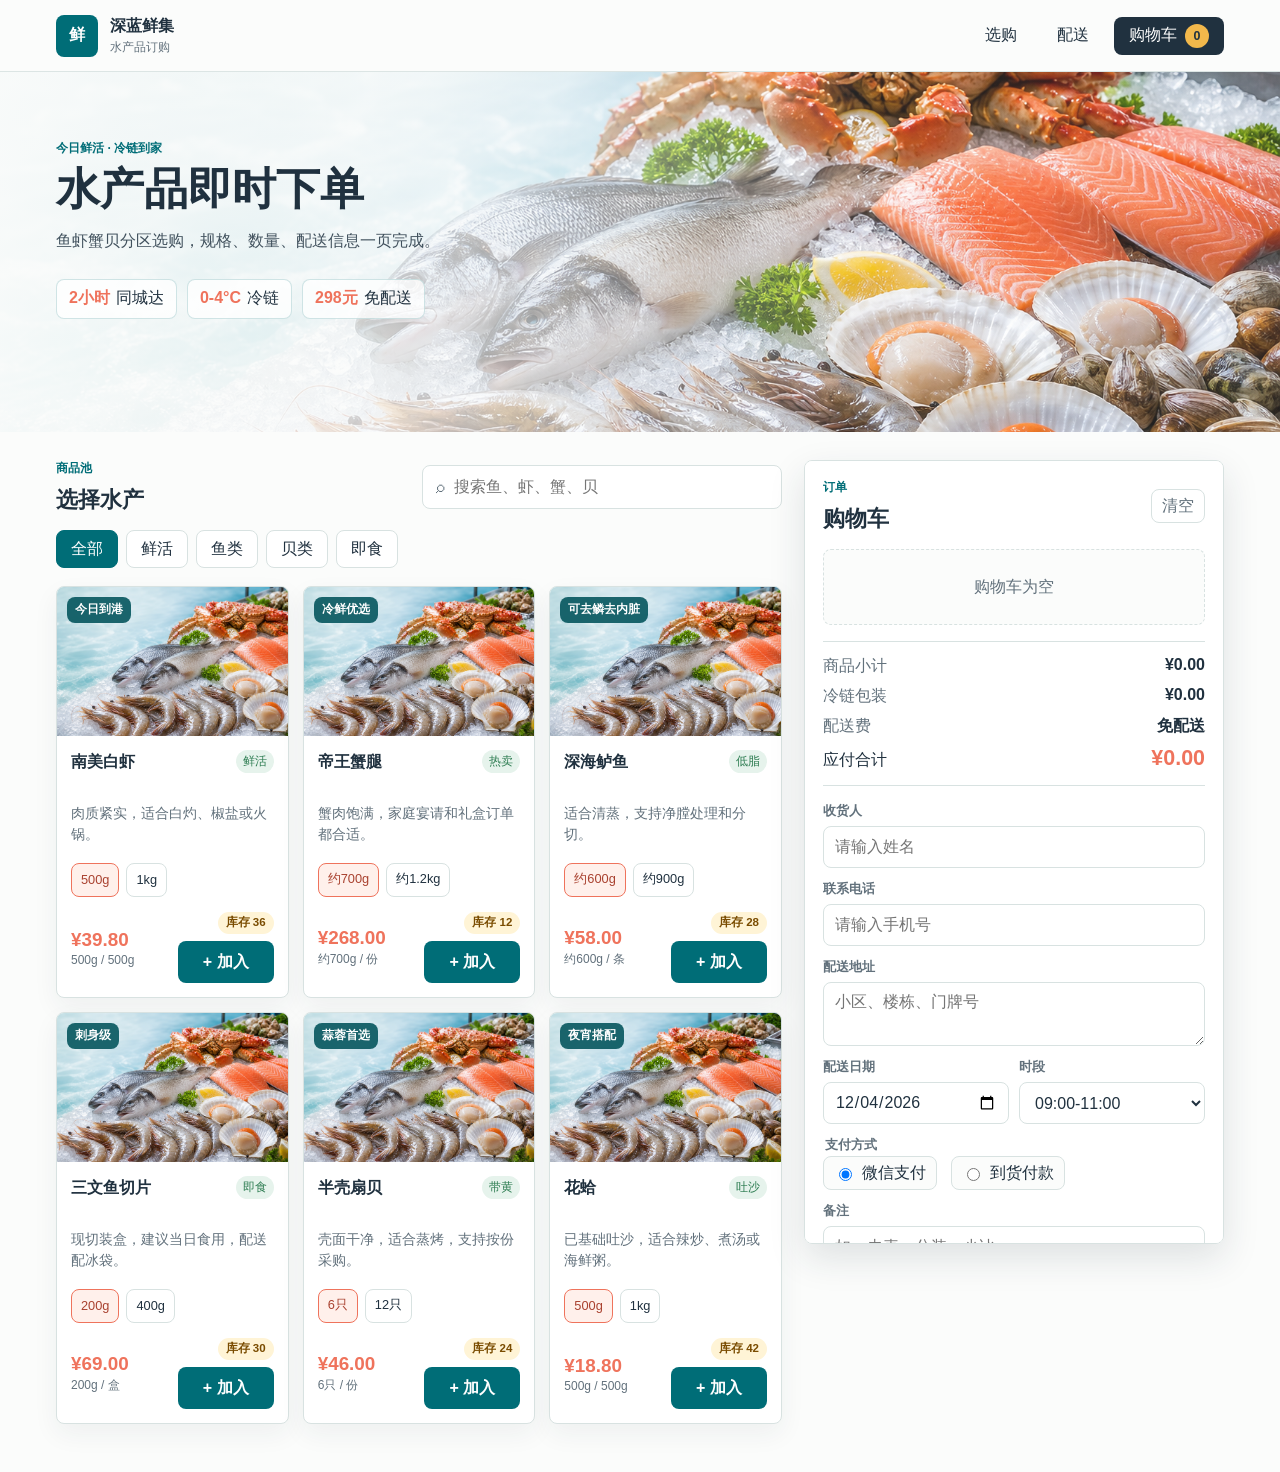
<file: index.html>
<!doctype html>
<html lang="zh-CN">
  <head>
    <meta charset="UTF-8" />
    <meta name="viewport" content="width=device-width, initial-scale=1.0" />
    <title>深蓝鲜集 - 水产品下单</title>
    <link rel="stylesheet" href="./styles.css" />
  </head>
  <body>
    <div class="app-shell">
      <header class="topbar">
        <a class="brand" href="#" aria-label="深蓝鲜集首页">
          <span class="brand-mark">鲜</span>
          <span>
            <strong>深蓝鲜集</strong>
            <small>水产品订购</small>
          </span>
        </a>
        <nav class="top-actions" aria-label="订单入口">
          <a href="#products">选购</a>
          <a href="#checkout">配送</a>
          <button class="cart-jump" type="button" id="cartJump" aria-label="查看购物车">
            <span>购物车</span>
            <strong id="cartBadge">0</strong>
          </button>
        </nav>
      </header>

      <main>
        <section class="hero-band" aria-labelledby="pageTitle">
          <img src="./assets/seafood-hero.png" alt="新鲜鱼虾贝蟹铺在碎冰上的水产陈列" />
          <div class="hero-copy">
            <p class="eyebrow">今日鲜活 · 冷链到家</p>
            <h1 id="pageTitle">水产品即时下单</h1>
            <p>鱼虾蟹贝分区选购，规格、数量、配送信息一页完成。</p>
            <div class="hero-metrics" aria-label="服务摘要">
              <span><strong>2小时</strong>同城达</span>
              <span><strong>0-4°C</strong>冷链</span>
              <span><strong>298元</strong>免配送</span>
            </div>
          </div>
        </section>

        <section class="order-layout" id="products">
          <div class="catalog-area">
            <div class="toolbar">
              <div>
                <p class="section-kicker">商品池</p>
                <h2>选择水产</h2>
              </div>
              <label class="search-box" for="searchInput">
                <span aria-hidden="true">⌕</span>
                <input id="searchInput" type="search" placeholder="搜索鱼、虾、蟹、贝" autocomplete="off" />
              </label>
            </div>

            <div class="category-tabs" role="tablist" aria-label="商品分类">
              <button class="active" type="button" data-category="all">全部</button>
              <button type="button" data-category="live">鲜活</button>
              <button type="button" data-category="fish">鱼类</button>
              <button type="button" data-category="shell">贝类</button>
              <button type="button" data-category="ready">即食</button>
            </div>

            <div class="product-grid" id="productGrid" aria-live="polite"></div>
          </div>

          <aside class="checkout-panel" id="checkout" aria-labelledby="cartTitle">
            <div class="cart-head">
              <div>
                <p class="section-kicker">订单</p>
                <h2 id="cartTitle">购物车</h2>
              </div>
              <button class="clear-btn" type="button" id="clearCart">清空</button>
            </div>

            <div class="cart-list" id="cartList"></div>

            <div class="order-total" aria-label="费用汇总">
              <div><span>商品小计</span><strong id="subtotal">¥0.00</strong></div>
              <div><span>冷链包装</span><strong id="packFee">¥0.00</strong></div>
              <div><span>配送费</span><strong id="deliveryFee">¥0.00</strong></div>
              <div class="grand"><span>应付合计</span><strong id="grandTotal">¥0.00</strong></div>
            </div>

            <form class="delivery-form" id="orderForm">
              <div class="form-row">
                <label for="customerName">收货人</label>
                <input id="customerName" name="customerName" type="text" placeholder="请输入姓名" required />
              </div>
              <div class="form-row">
                <label for="phone">联系电话</label>
                <input id="phone" name="phone" type="tel" placeholder="请输入手机号" required />
              </div>
              <div class="form-row">
                <label for="address">配送地址</label>
                <textarea id="address" name="address" rows="2" placeholder="小区、楼栋、门牌号" required></textarea>
              </div>
              <div class="form-split">
                <div class="form-row">
                  <label for="deliveryDate">配送日期</label>
                  <input id="deliveryDate" name="deliveryDate" type="date" required />
                </div>
                <div class="form-row">
                  <label for="deliverySlot">时段</label>
                  <select id="deliverySlot" name="deliverySlot" required>
                    <option value="09:00-11:00">09:00-11:00</option>
                    <option value="11:00-13:00">11:00-13:00</option>
                    <option value="14:00-16:00">14:00-16:00</option>
                    <option value="16:00-18:00">16:00-18:00</option>
                  </select>
                </div>
              </div>
              <fieldset class="pay-method">
                <legend>支付方式</legend>
                <label><input type="radio" name="payMethod" value="微信支付" checked /> 微信支付</label>
                <label><input type="radio" name="payMethod" value="到货付款" /> 到货付款</label>
              </fieldset>
              <div class="form-row">
                <label for="note">备注</label>
                <input id="note" name="note" type="text" placeholder="如：去壳、分装、少冰" />
              </div>
              <p class="order-status" id="orderStatus" role="status" aria-live="polite"></p>
              <button class="submit-order" type="submit">提交订单</button>
            </form>
          </aside>
        </section>
      </main>
    </div>

    <dialog class="receipt-dialog" id="receiptDialog">
      <div class="receipt">
        <button class="dialog-close" type="button" id="closeReceipt" aria-label="关闭订单回执">×</button>
        <p class="section-kicker">下单成功</p>
        <h2>订单已生成</h2>
        <div id="receiptContent"></div>
        <button class="submit-order" type="button" id="finishReceipt">完成</button>
      </div>
    </dialog>

    <script src="./config.js"></script>
    <script src="./app.js"></script>
  </body>
</html>
</file>
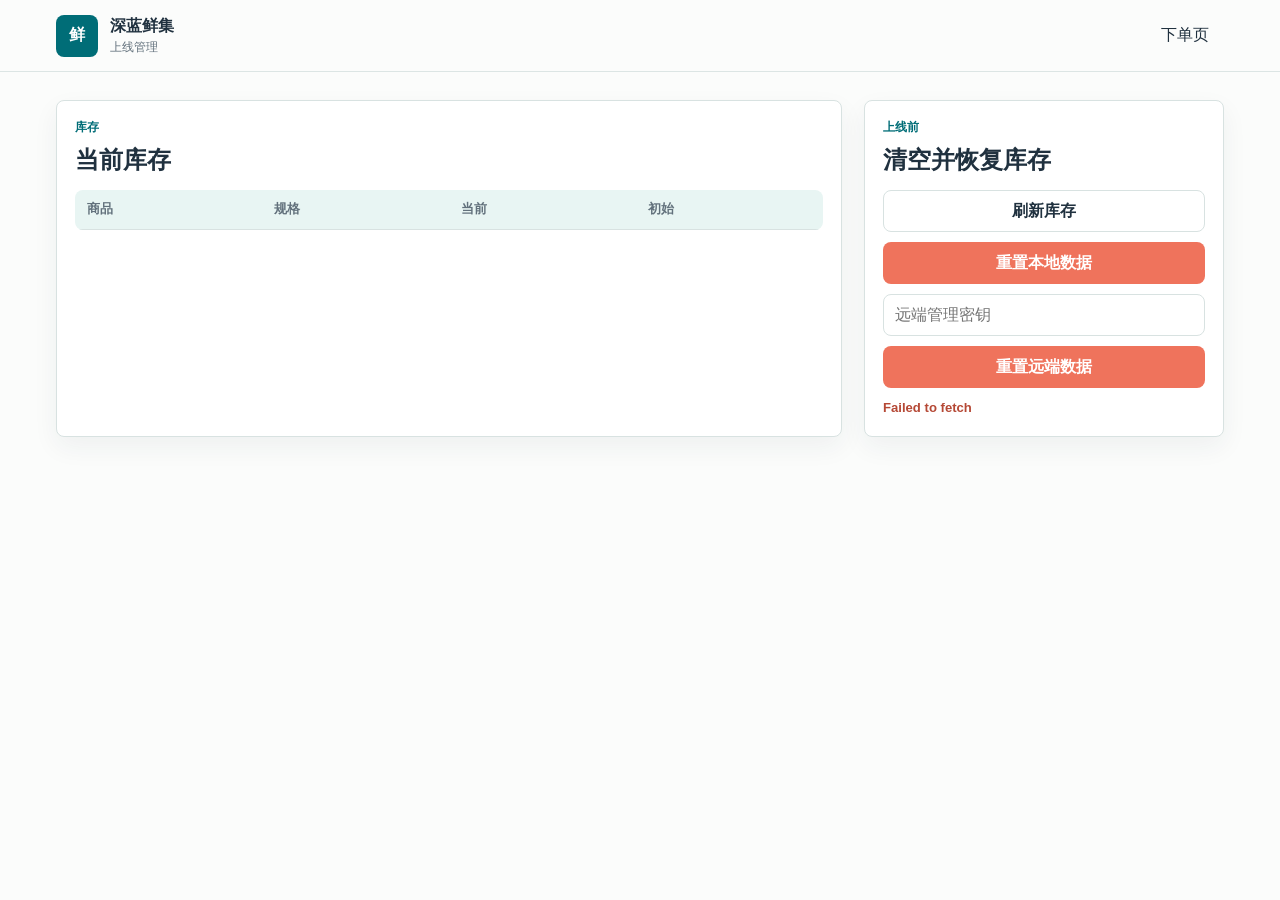
<file: admin.html>
<!doctype html>
<html lang="zh-CN">
  <head>
    <meta charset="UTF-8" />
    <meta name="viewport" content="width=device-width, initial-scale=1.0" />
    <title>深蓝鲜集 - 上线管理</title>
    <link rel="stylesheet" href="./styles.css" />
  </head>
  <body>
    <div class="app-shell">
      <header class="topbar">
        <a class="brand" href="./index.html" aria-label="返回下单页">
          <span class="brand-mark">鲜</span>
          <span>
            <strong>深蓝鲜集</strong>
            <small>上线管理</small>
          </span>
        </a>
        <nav class="top-actions" aria-label="管理入口">
          <a href="./index.html">下单页</a>
        </nav>
      </header>

      <main class="admin-layout">
        <section class="admin-panel" aria-labelledby="inventoryTitle">
          <p class="section-kicker">库存</p>
          <h1 id="inventoryTitle">当前库存</h1>
          <table class="admin-table">
            <thead>
              <tr>
                <th>商品</th>
                <th>规格</th>
                <th>当前</th>
                <th>初始</th>
              </tr>
            </thead>
            <tbody id="inventoryRows"></tbody>
          </table>
        </section>

        <aside class="admin-panel">
          <p class="section-kicker">上线前</p>
          <h2>清空并恢复库存</h2>
          <div class="admin-actions">
            <button class="secondary-btn" type="button" id="refreshInventory">刷新库存</button>
            <button class="danger-btn" type="button" id="resetLocal">重置本地数据</button>
            <input id="adminToken" type="password" placeholder="远端管理密钥" autocomplete="off" />
            <button class="danger-btn" type="button" id="resetRemote">重置远端数据</button>
            <p class="order-status" id="adminStatus" role="status" aria-live="polite"></p>
          </div>
        </aside>
      </main>
    </div>

    <script src="./config.js"></script>
    <script src="./admin.js"></script>
  </body>
</html>
</file>
<file: styles.css>
:root {
  --ink: #20313f;
  --muted: #62717c;
  --line: #d8e2e1;
  --paper: #fbfcfb;
  --panel: #ffffff;
  --mist: #e8f5f3;
  --teal: #006d77;
  --teal-deep: #00525a;
  --coral: #ef735c;
  --gold: #f2b84b;
  --green: #2e7d52;
  --shadow: 0 14px 36px rgba(32, 49, 63, 0.13);
}

* {
  box-sizing: border-box;
  letter-spacing: 0;
}

html {
  scroll-behavior: smooth;
}

body {
  margin: 0;
  color: var(--ink);
  background: var(--paper);
  font-family: "Microsoft YaHei", "PingFang SC", "Helvetica Neue", Arial, sans-serif;
}

button,
input,
textarea,
select {
  font: inherit;
}

button {
  cursor: pointer;
}

button:disabled {
  cursor: not-allowed;
  opacity: 0.56;
}

.app-shell {
  min-height: 100vh;
}

.topbar {
  position: sticky;
  top: 0;
  z-index: 20;
  display: flex;
  align-items: center;
  justify-content: space-between;
  gap: 18px;
  min-height: 72px;
  padding: 12px clamp(18px, 5vw, 56px);
  background: rgba(251, 252, 251, 0.94);
  border-bottom: 1px solid rgba(216, 226, 225, 0.85);
  backdrop-filter: blur(14px);
}

.brand {
  display: inline-flex;
  align-items: center;
  gap: 12px;
  min-width: 176px;
  color: inherit;
  text-decoration: none;
}

.brand-mark {
  display: grid;
  place-items: center;
  width: 42px;
  height: 42px;
  flex: 0 0 42px;
  color: #fff;
  background: var(--teal);
  border-radius: 8px;
  font-weight: 800;
}

.brand strong,
.brand small {
  display: block;
}

.brand strong {
  font-size: 1rem;
}

.brand small {
  margin-top: 2px;
  color: var(--muted);
  font-size: 0.75rem;
}

.top-actions {
  display: flex;
  align-items: center;
  justify-content: flex-end;
  gap: 10px;
}

.top-actions a,
.cart-jump {
  display: inline-flex;
  align-items: center;
  justify-content: center;
  min-height: 38px;
  padding: 0 14px;
  border: 1px solid transparent;
  border-radius: 8px;
  color: var(--ink);
  background: transparent;
  text-decoration: none;
  white-space: nowrap;
}

.top-actions a:hover,
.cart-jump:hover {
  border-color: var(--line);
  background: #fff;
}

.cart-jump {
  gap: 8px;
  background: var(--ink);
  color: #fff;
}

.cart-jump strong {
  display: grid;
  place-items: center;
  min-width: 24px;
  height: 24px;
  padding: 0 7px;
  border-radius: 999px;
  color: var(--ink);
  background: var(--gold);
  font-size: 0.78rem;
}

.hero-band {
  position: relative;
  min-height: 360px;
  overflow: hidden;
  background: #cfe9e7;
}

.hero-band img {
  position: absolute;
  inset: 0;
  width: 100%;
  height: 100%;
  object-fit: cover;
  object-position: center;
}

.hero-band::after {
  content: "";
  position: absolute;
  inset: 0;
  background: linear-gradient(90deg, rgba(251, 252, 251, 0.96) 0%, rgba(251, 252, 251, 0.72) 34%, rgba(251, 252, 251, 0.12) 68%);
}

.hero-copy {
  position: relative;
  z-index: 1;
  width: min(620px, calc(100% - 36px));
  padding: 68px 0 64px clamp(18px, 5vw, 56px);
}

.eyebrow,
.section-kicker {
  margin: 0 0 8px;
  color: var(--teal);
  font-size: 0.76rem;
  font-weight: 800;
}

.hero-copy h1 {
  margin: 0;
  font-size: 2.75rem;
  line-height: 1.08;
}

.hero-copy p:not(.eyebrow) {
  max-width: 430px;
  margin: 14px 0 0;
  color: #41515d;
  font-size: 1rem;
  line-height: 1.8;
}

.hero-metrics {
  display: flex;
  flex-wrap: wrap;
  gap: 10px;
  margin-top: 24px;
}

.hero-metrics span {
  display: inline-flex;
  align-items: baseline;
  gap: 6px;
  min-height: 40px;
  padding: 8px 12px;
  border: 1px solid rgba(0, 109, 119, 0.18);
  border-radius: 8px;
  background: rgba(255, 255, 255, 0.78);
}

.hero-metrics strong {
  color: var(--coral);
}

.order-layout {
  display: grid;
  grid-template-columns: minmax(0, 1fr) minmax(340px, 420px);
  align-items: start;
  gap: 22px;
  padding: 28px clamp(18px, 5vw, 56px) 48px;
}

.catalog-area,
.checkout-panel {
  min-width: 0;
}

.toolbar,
.cart-head {
  display: flex;
  align-items: center;
  justify-content: space-between;
  gap: 16px;
  margin-bottom: 16px;
}

.toolbar h2,
.cart-head h2 {
  margin: 0;
  font-size: 1.35rem;
}

.search-box {
  display: flex;
  align-items: center;
  gap: 8px;
  width: min(360px, 100%);
  min-height: 44px;
  padding: 0 13px;
  border: 1px solid var(--line);
  border-radius: 8px;
  background: #fff;
}

.search-box span {
  color: var(--muted);
  font-size: 1.05rem;
}

.search-box input {
  width: 100%;
  min-width: 0;
  border: 0;
  outline: 0;
  background: transparent;
  color: var(--ink);
}

.category-tabs {
  display: flex;
  flex-wrap: wrap;
  gap: 8px;
  margin: 0 0 18px;
}

.category-tabs button {
  min-height: 38px;
  padding: 0 14px;
  border: 1px solid var(--line);
  border-radius: 8px;
  color: var(--ink);
  background: #fff;
}

.category-tabs button.active {
  border-color: var(--teal);
  color: #fff;
  background: var(--teal);
}

.product-grid {
  display: grid;
  grid-template-columns: repeat(3, minmax(0, 1fr));
  gap: 14px;
}

.product-card {
  display: flex;
  flex-direction: column;
  min-height: 412px;
  overflow: hidden;
  border: 1px solid var(--line);
  border-radius: 8px;
  background: var(--panel);
  box-shadow: 0 10px 26px rgba(32, 49, 63, 0.06);
}

.product-media {
  position: relative;
  aspect-ratio: 1.55;
  overflow: hidden;
  background: var(--mist);
}

.product-media img {
  width: 100%;
  height: 100%;
  object-fit: cover;
  transform: scale(1.08);
}

.product-media .shrimp {
  object-position: 38% 85%;
}

.product-media .crab {
  object-position: 72% 23%;
}

.product-media .fish {
  object-position: 42% 58%;
}

.product-media .salmon {
  object-position: 82% 46%;
}

.product-media .shell {
  object-position: 82% 72%;
}

.product-media .clam {
  object-position: 96% 75%;
}

.product-media .badge {
  position: absolute;
  top: 10px;
  left: 10px;
  max-width: calc(100% - 20px);
  padding: 5px 8px;
  border-radius: 8px;
  color: #fff;
  background: rgba(0, 82, 90, 0.88);
  font-size: 0.74rem;
  font-weight: 800;
}

.product-body {
  display: flex;
  flex: 1;
  flex-direction: column;
  padding: 14px;
}

.product-title {
  display: flex;
  justify-content: space-between;
  gap: 10px;
  min-height: 44px;
}

.product-title h3 {
  margin: 0;
  font-size: 1.03rem;
  line-height: 1.35;
}

.product-title span {
  align-self: flex-start;
  padding: 4px 7px;
  border-radius: 999px;
  color: var(--green);
  background: #e6f3ec;
  font-size: 0.72rem;
  white-space: nowrap;
}

.product-desc {
  min-height: 48px;
  margin: 9px 0 12px;
  color: var(--muted);
  font-size: 0.86rem;
  line-height: 1.55;
}

.spec-options {
  display: flex;
  flex-wrap: wrap;
  gap: 7px;
  min-height: 34px;
}

.spec-options button {
  min-height: 30px;
  padding: 0 9px;
  border: 1px solid var(--line);
  border-radius: 8px;
  background: #fff;
  color: var(--ink);
  font-size: 0.8rem;
}

.spec-options button.active {
  border-color: var(--coral);
  color: #a9412f;
  background: #fff0eb;
}

.product-footer {
  display: flex;
  align-items: center;
  justify-content: space-between;
  gap: 12px;
  margin-top: auto;
  padding-top: 14px;
}

.buy-column {
  display: grid;
  justify-items: end;
  gap: 7px;
}

.stock-pill {
  min-height: 22px;
  padding: 3px 8px;
  border-radius: 999px;
  color: #7a4c00;
  background: #fff4d6;
  font-size: 0.72rem;
  font-weight: 800;
  white-space: nowrap;
}

.stock-pill.empty {
  color: #8b3424;
  background: #ffe8e0;
}

.price {
  display: grid;
  gap: 2px;
}

.price strong {
  color: var(--coral);
  font-size: 1.18rem;
}

.price small {
  color: var(--muted);
  font-size: 0.75rem;
}

.add-btn,
.submit-order {
  min-height: 42px;
  border: 0;
  border-radius: 8px;
  color: #fff;
  background: var(--teal);
  font-weight: 800;
}

.add-btn {
  display: inline-flex;
  align-items: center;
  justify-content: center;
  min-width: 96px;
  padding: 0 12px;
}

.add-btn:hover,
.submit-order:hover {
  background: var(--teal-deep);
}

.checkout-panel {
  position: sticky;
  top: 92px;
  max-height: calc(100vh - 116px);
  overflow: auto;
  padding: 18px;
  border: 1px solid var(--line);
  border-radius: 8px;
  background: #fff;
  box-shadow: var(--shadow);
}

.clear-btn {
  min-height: 34px;
  padding: 0 10px;
  border: 1px solid var(--line);
  border-radius: 8px;
  background: #fff;
  color: var(--muted);
}

.clear-btn:hover {
  color: var(--coral);
  border-color: #f3b4a6;
}

.cart-list {
  display: grid;
  gap: 10px;
  min-height: 76px;
  margin-bottom: 16px;
}

.empty-cart {
  display: grid;
  place-items: center;
  min-height: 76px;
  border: 1px dashed var(--line);
  border-radius: 8px;
  color: var(--muted);
  background: var(--paper);
  text-align: center;
}

.cart-item {
  display: grid;
  grid-template-columns: 1fr auto;
  gap: 10px;
  padding: 10px;
  border: 1px solid var(--line);
  border-radius: 8px;
  background: #fff;
}

.cart-item h3 {
  margin: 0;
  font-size: 0.92rem;
  line-height: 1.35;
}

.cart-item small {
  display: block;
  margin-top: 4px;
  color: var(--muted);
}

.qty-control {
  display: grid;
  grid-template-columns: 30px 34px 30px;
  align-items: center;
  height: 32px;
  overflow: hidden;
  border: 1px solid var(--line);
  border-radius: 8px;
}

.qty-control button {
  width: 30px;
  height: 30px;
  border: 0;
  background: #fff;
  color: var(--teal);
  font-weight: 900;
}

.qty-control span {
  display: grid;
  place-items: center;
  height: 30px;
  border-right: 1px solid var(--line);
  border-left: 1px solid var(--line);
  font-size: 0.86rem;
}

.cart-price {
  grid-column: 1 / -1;
  display: flex;
  align-items: center;
  justify-content: space-between;
  gap: 8px;
  color: var(--muted);
  font-size: 0.85rem;
}

.remove-item {
  border: 0;
  background: transparent;
  color: var(--coral);
  font-weight: 800;
}

.order-total {
  display: grid;
  gap: 9px;
  padding: 14px 0;
  border-top: 1px solid var(--line);
  border-bottom: 1px solid var(--line);
}

.order-total div {
  display: flex;
  justify-content: space-between;
  gap: 12px;
  color: var(--muted);
}

.order-total strong {
  color: var(--ink);
}

.order-total .grand {
  align-items: baseline;
  color: var(--ink);
  font-size: 1rem;
}

.order-total .grand strong {
  color: var(--coral);
  font-size: 1.34rem;
}

.delivery-form {
  display: grid;
  gap: 12px;
  margin-top: 16px;
}

.form-row {
  display: grid;
  gap: 6px;
}

.form-row label,
.pay-method legend {
  color: var(--muted);
  font-size: 0.82rem;
  font-weight: 800;
}

.form-row input,
.form-row textarea,
.form-row select {
  width: 100%;
  min-height: 42px;
  border: 1px solid var(--line);
  border-radius: 8px;
  padding: 9px 11px;
  color: var(--ink);
  background: #fff;
  outline: 0;
}

.form-row textarea {
  resize: vertical;
  min-height: 64px;
}

.form-row input:focus,
.form-row textarea:focus,
.form-row select:focus {
  border-color: var(--teal);
  box-shadow: 0 0 0 3px rgba(0, 109, 119, 0.14);
}

.form-split {
  display: grid;
  grid-template-columns: 1fr 1fr;
  gap: 10px;
}

.pay-method {
  display: flex;
  flex-wrap: wrap;
  gap: 10px 14px;
  margin: 0;
  padding: 0;
  border: 0;
}

.pay-method legend {
  width: 100%;
  margin-bottom: 2px;
}

.pay-method label {
  display: inline-flex;
  align-items: center;
  gap: 7px;
  min-height: 34px;
  padding: 0 10px;
  border: 1px solid var(--line);
  border-radius: 8px;
  background: var(--paper);
  color: var(--ink);
}

.submit-order {
  width: 100%;
  padding: 0 16px;
}

.order-status {
  min-height: 20px;
  margin: 0;
  color: var(--muted);
  font-size: 0.82rem;
  line-height: 1.45;
}

.order-status[data-state="error"] {
  color: #b54835;
  font-weight: 800;
}

.order-status[data-state="success"] {
  color: var(--green);
  font-weight: 800;
}

.order-status[data-state="pending"] {
  color: var(--teal);
  font-weight: 800;
}

.receipt-dialog {
  width: min(460px, calc(100% - 28px));
  padding: 0;
  border: 0;
  border-radius: 8px;
  box-shadow: var(--shadow);
}

.receipt-dialog::backdrop {
  background: rgba(32, 49, 63, 0.42);
}

.receipt {
  position: relative;
  padding: 22px;
}

.receipt h2 {
  margin: 0 0 12px;
}

.receipt-summary {
  display: grid;
  gap: 8px;
  margin: 12px 0 16px;
  padding: 12px;
  border-radius: 8px;
  background: var(--mist);
}

.receipt-summary div {
  display: flex;
  justify-content: space-between;
  gap: 10px;
}

.dialog-close {
  position: absolute;
  top: 10px;
  right: 10px;
  display: grid;
  place-items: center;
  width: 34px;
  height: 34px;
  border: 1px solid var(--line);
  border-radius: 8px;
  background: #fff;
  color: var(--muted);
  font-size: 1.2rem;
}

.admin-layout {
  display: grid;
  grid-template-columns: minmax(0, 1fr) minmax(300px, 360px);
  gap: 22px;
  padding: 28px clamp(18px, 5vw, 56px) 48px;
}

.admin-panel {
  min-width: 0;
  padding: 18px;
  border: 1px solid var(--line);
  border-radius: 8px;
  background: #fff;
  box-shadow: 0 10px 26px rgba(32, 49, 63, 0.06);
}

.admin-panel h1,
.admin-panel h2 {
  margin: 0 0 14px;
}

.admin-actions {
  display: grid;
  gap: 10px;
}

.admin-actions input {
  width: 100%;
  min-height: 42px;
  border: 1px solid var(--line);
  border-radius: 8px;
  padding: 9px 11px;
}

.admin-table {
  width: 100%;
  border-collapse: collapse;
  overflow: hidden;
  border-radius: 8px;
  background: #fff;
}

.admin-table th,
.admin-table td {
  padding: 11px 12px;
  border-bottom: 1px solid var(--line);
  text-align: left;
}

.admin-table th {
  color: var(--muted);
  background: var(--mist);
  font-size: 0.8rem;
}

.secondary-btn {
  min-height: 42px;
  border: 1px solid var(--line);
  border-radius: 8px;
  color: var(--ink);
  background: #fff;
  font-weight: 800;
}

.danger-btn {
  min-height: 42px;
  border: 0;
  border-radius: 8px;
  color: #fff;
  background: var(--coral);
  font-weight: 800;
}

.danger-btn:hover {
  background: #d95f49;
}

@media (max-width: 1120px) {
  .product-grid {
    grid-template-columns: repeat(2, minmax(0, 1fr));
  }
}

@media (max-width: 860px) {
  .topbar {
    position: static;
    align-items: flex-start;
    flex-direction: column;
  }

  .top-actions {
    width: 100%;
    justify-content: space-between;
  }

  .hero-band {
    min-height: 420px;
  }

  .hero-band::after {
    background: linear-gradient(180deg, rgba(251, 252, 251, 0.94) 0%, rgba(251, 252, 251, 0.68) 48%, rgba(251, 252, 251, 0.12) 100%);
  }

  .hero-copy {
    padding-top: 46px;
  }

  .hero-copy h1 {
    font-size: 2.05rem;
  }

  .order-layout {
    grid-template-columns: 1fr;
  }

  .admin-layout {
    grid-template-columns: 1fr;
  }

  .checkout-panel {
    position: static;
    max-height: none;
  }
}

@media (max-width: 620px) {
  .top-actions a {
    display: none;
  }

  .cart-jump {
    width: 100%;
  }

  .toolbar {
    align-items: stretch;
    flex-direction: column;
  }

  .product-grid {
    grid-template-columns: 1fr;
  }

  .product-card {
    min-height: auto;
  }

  .form-split {
    grid-template-columns: 1fr;
  }

  .hero-metrics {
    display: grid;
    grid-template-columns: 1fr;
    max-width: 260px;
  }
}
</file>
